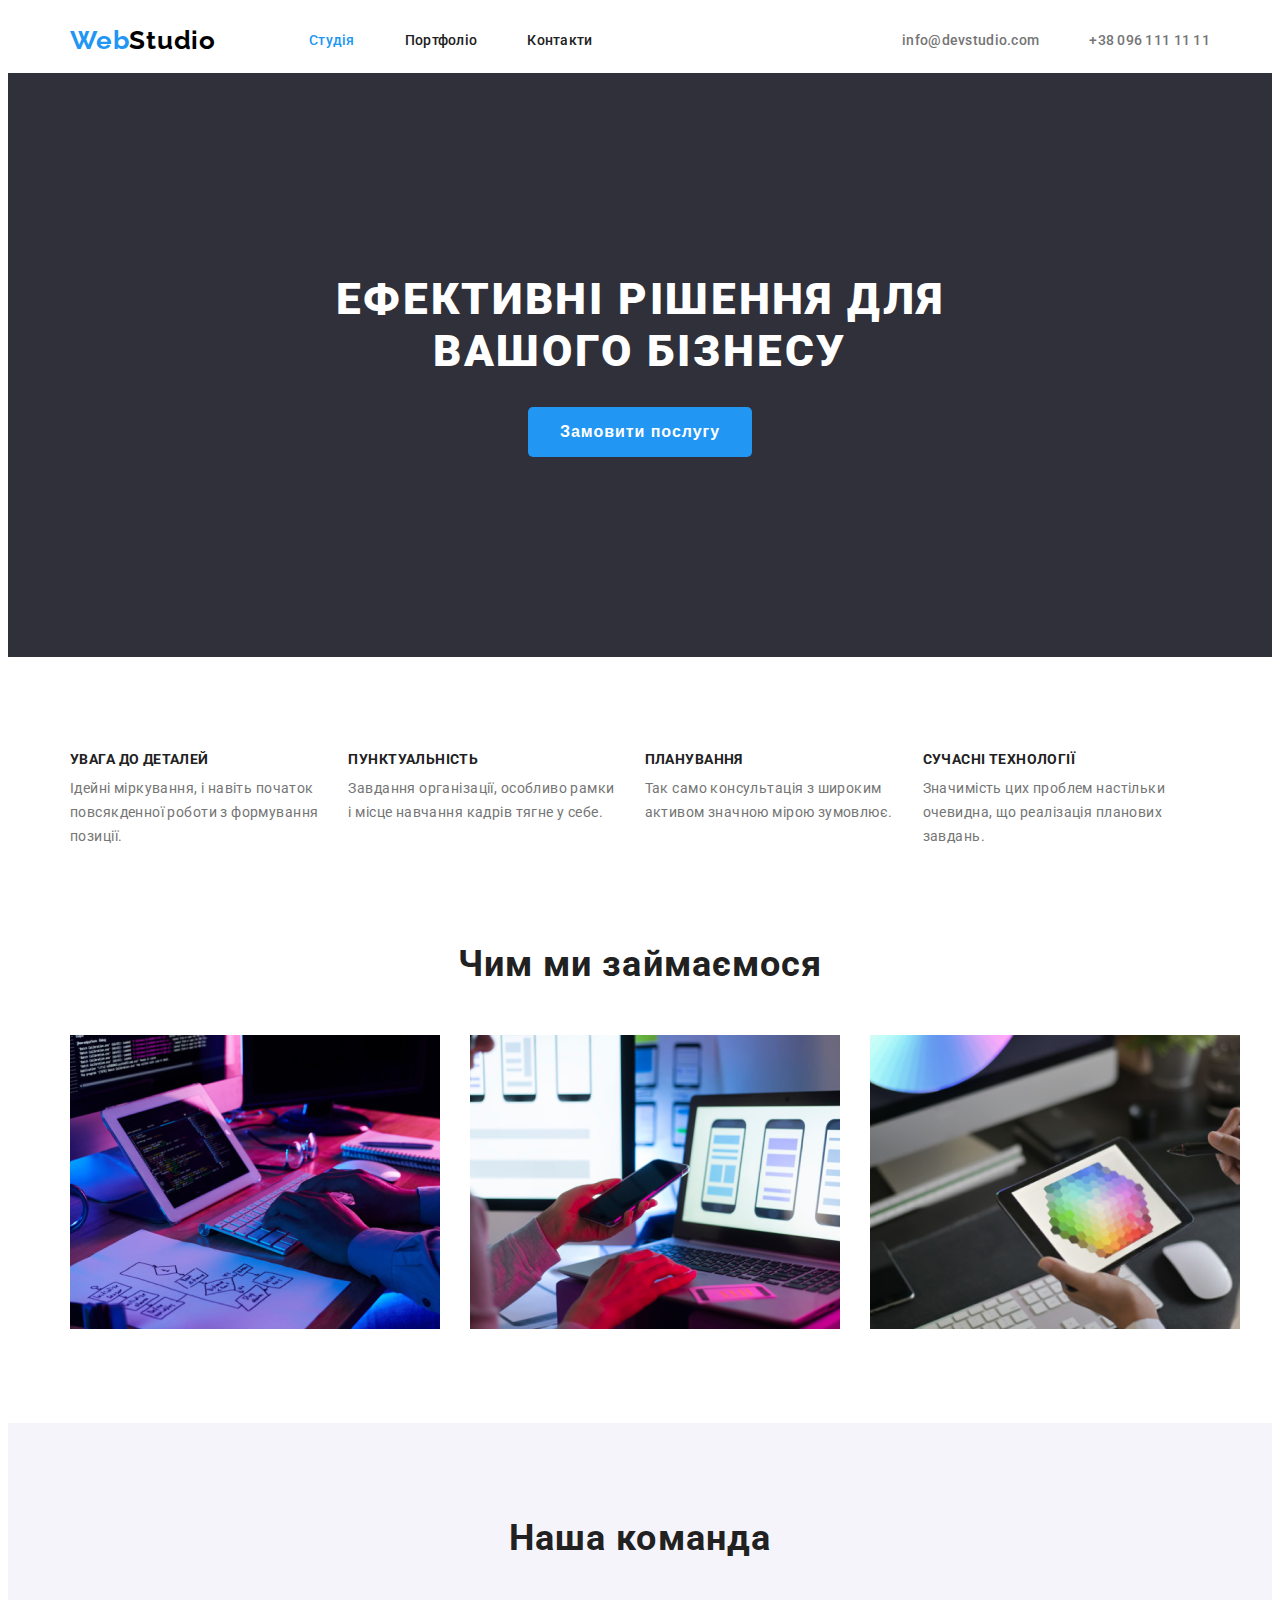
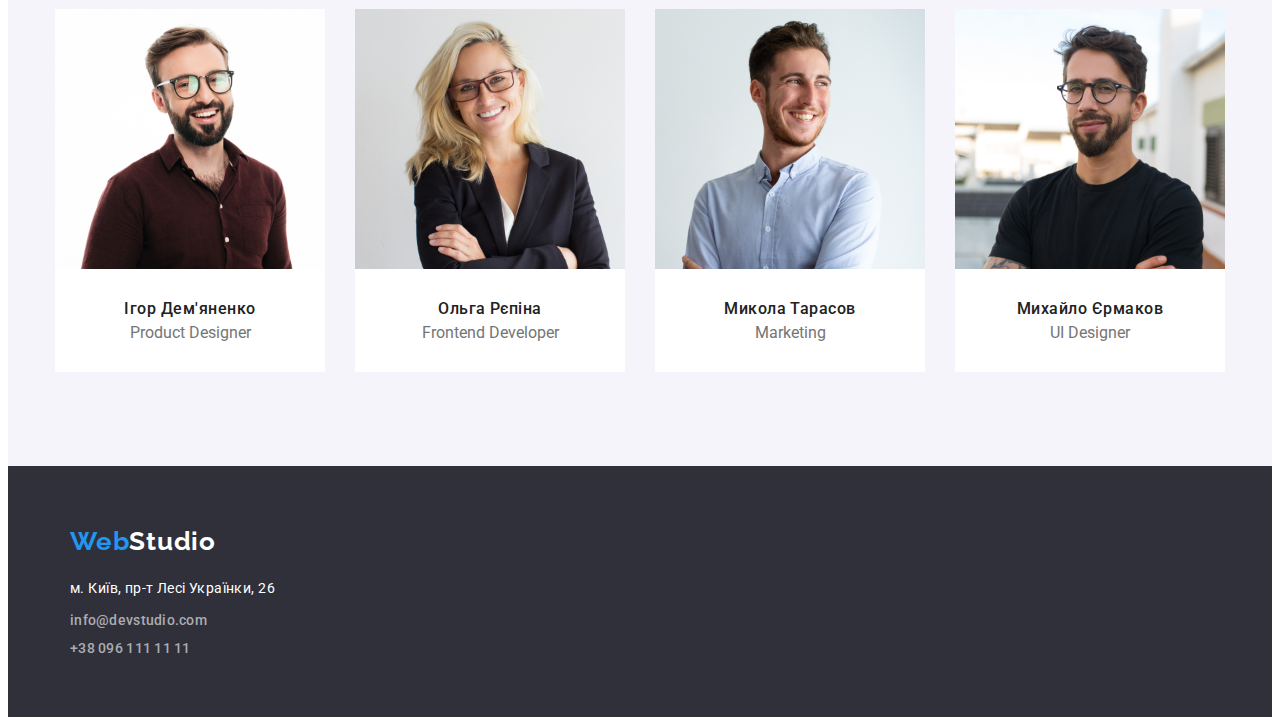
<file: index.html>
<!DOCTYPE html>
<html lang="uk">
<head>
    <meta charset="UTF-8">
    <meta http-equiv="X-UA-Compatible" content="IE=edge">
    <meta name="viewport" content="width=device-width, initial-scale=1.0">
    <link rel="stylesheet" href="https://cdnjs.cloudflare.com/ajax/libs/modern-normalize/1.1.0/modern-normalize.min.css"
        integrity="sha512-wpPYUAdjBVSE4KJnH1VR1HeZfpl1ub8YT/NKx4PuQ5NmX2tKuGu6U/JRp5y+Y8XG2tV+wKQpNHVUX03MfMFn9Q=="
        crossorigin="anonymous" referrerpolicy="no-referrer" />
    <link rel="stylesheet" href="./style/style.css">
    <link rel="preconnect" href="https://fonts.googleapis.com">
    <link rel="preconnect" href="https://fonts.gstatic.com" crossorigin>
    <link href="https://fonts.googleapis.com/css2?family=Raleway:wght@700&family=Roboto:wght@400;500;700;900&display=swap"
        rel="stylesheet">
    <title>WebStudio</title>
</head>
<body class="body">
    <header class="header">
        <div class="container header-container">
        <!--Navigation-->
        
    <a href="" class="header-logo"><span class="header-logo-web">Web</span>Studio</a>
    <nav class="header-navigation">

    <ul class="header-nav">
        <li><a href="" class="header-nav-li-ac header-nav-li">Студія</a></li> 
        <li><a href="./portfolio.html"  class="header-nav-li">Портфоліо</a></li>
        <li><a href="" class="header-nav-li">Контакти</a></li>
    </ul>

      </nav>

    <ul class="header-nav-contact header-nav">
      <li class=""><a href="mailto:info@devstudio.com" class="header-nav-contact">info@devstudio.com</a></li>
      <li class=""><a href="tel:+380961111111" class="header-nav-contact">+38 096 111 11 11</a></li>
    </ul>
    </div>
    </header>
    <main>
  <!--Hero baner-->
    
        <section class="hero">
            <div class="hero-baner container">
            <h1 class="hero-h1">Ефективні рішення для<br> вашого бізнесу</h1>
            <button type="button" class="button">Замовити послугу</button>
            </div>
        </section>
    
  <!--List-->
    
        <section class="section">
            <div class="container list-con-div">
            <h2 class="title-none">Підхід до роботи</h2>
       <ul class="list list-con-div">
        <li class="list-li">
            <h3 class="list-title">УВАГА ДО ДЕТАЛЕЙ</h3>
            <p class="list-title-p">
        Ідейні міркування, і навіть початок<br> повсякденної роботи з формування<br> позиції.
            </p>
        </li>

        <li class="list-li">
            <h3 class="list-title">ПУНКТУАЛЬНІСТЬ</h3>
            <p class="list-title-p">
        Завдання організації, особливо рамки<br> і місце навчання кадрів тягне у себе.
            </p>
        </li>

        <li class="list-li">
            <h3 class="list-title">ПЛАНУВАННЯ</h3>
            <p class="list-title-p">
        Так само консультація з широким<br> активом значною мірою зумовлює.
            </p>
        </li>

        <li class="list-li">
            <h3 class="list-title">СУЧАСНІ ТЕХНОЛОГІЇ</h3>
            <p class="list-title-p">
        Значимість цих проблем настільки<br> очевидна, що реалізація планових<br> завдань.
            </p>
        </li>
       </ul> 
       </div>
       </section>
    
  <!--Work-->
   
    <section class="work section-work">
      <div class="container">
        <h2 class="work-title">Чим ми займаємося</h2>
        <ul class="work-list">
            <li><img src="./img/box-1.png" alt="" width="370px" height="294px"></li>
            <li><img src="./img/box-2.png" alt="" width="370px" height="294px"></li>
            <li><img src="./img/box-3.png" alt="" width="370px" height="294px"></li>
        </ul>
      </div>
    </section>
   
  <!--team-->
   
     <section class="team section">
      <div class="container">
        <h2 class="team-title">Наша команда</h2>
          <ul class="team-list team-con-ul">
          <li class="team-list-li">
             <div class="team-con"> 
            <img src="./img/img.jpg" alt="" width="270" class="team-img">
              <div class="team-con-text">
            <h3 class="taem-list-title">Ігор Дем'яненко</h3>
            <p class="taem-list-p work-text">Product Designer</p>
            </div>
            </div>
          </li>
          <li class="team-list-li">
            <div class="team-con">
            <img src="./img/img-(1).jpg" alt="" width="270">
            <div class="team-con-text">
            <h3 class="taem-list-title">Ольга Рєпіна</h3>
            <p lang="en" class="taem-list-p work-text">Frontend Developer</p>

            </div>
            </div>
          </li>
          <li class="team-list-li">
            <div class="team-con">
            <img src="./img/img-(3).jpg" alt="" width="270">
            <div class="team-con-text">
            <h3 class="taem-list-title">Микола Тарасов</h3>
            <p lang="en" class="taem-list-p work-text">Marketing</p>

            </div>
            </div>
          </li>
          <li class="team-list-li">
            <div class="team-con">
            <img src="./img/img-(2).jpg" alt="" width="270">
            <div class="team-con-text">
            <h3 class="taem-list-title">Михайло Єрмаков</h3>
            <p lang="en" class="taem-list-p work-text">UI Designer</p>
        </div>
        </div>
          </div>
        </li>
      </ul>
     </section>
   
   </main>
<!--Footer-->
    <footer class="footer">
      <div class="foot-con container">
        <a href="" class="footer-logo"><span class="header-logo-web">Web</span>Studio</a>
        <address class="footer-adres">
        <ul class="footer-addres">
            <li class="foot-con-li"><a class="footer-addres-map" href="https://www.google.com/search?q=%D0%BC.+%D0%9A%D0%B8%D1%97%D0%B2%2C+%D0%BF%D1%80-%D1%82+%D0%9B%D0%B5%D1%81%D1%96+%D0%A3%D0%BA%D1%80%D0%B0%D1%97%D0%BD%D0%BA%D0%B8%2C+26&rlz=1C1GCEA_enUA944UA944&oq=%D0%BC.+%D0%9A%D0%B8%D1%97%D0%B2%2C+%D0%BF%D1%80-%D1%82+%D0%9B%D0%B5%D1%81%D1%96+%D0%A3%D0%BA%D1%80%D0%B0%D1%97%D0%BD%D0%BA%D0%B8%2C+26&aqs=chrome..69i57j0i512j0i22i30l2.1827j0j7&sourceid=chrome&ie=UTF-8" rel="noreferrer noopener"  target="_blank">м. Київ, пр-т Лесі Українки, 26</a></li>
            <li class="foot-con-li"><a href="mailto:info@devstudio.com" class="footer-nav-contact">info@devstudio.com</a></li>
            <li class="foot-con-li-tel"><a href="tel:+380961111111" class="footer-nav-contact">+38 096 111 11 11</a></li>
        </ul>
        </address>
      </div>
    </footer>
</body>
</html>
</file>
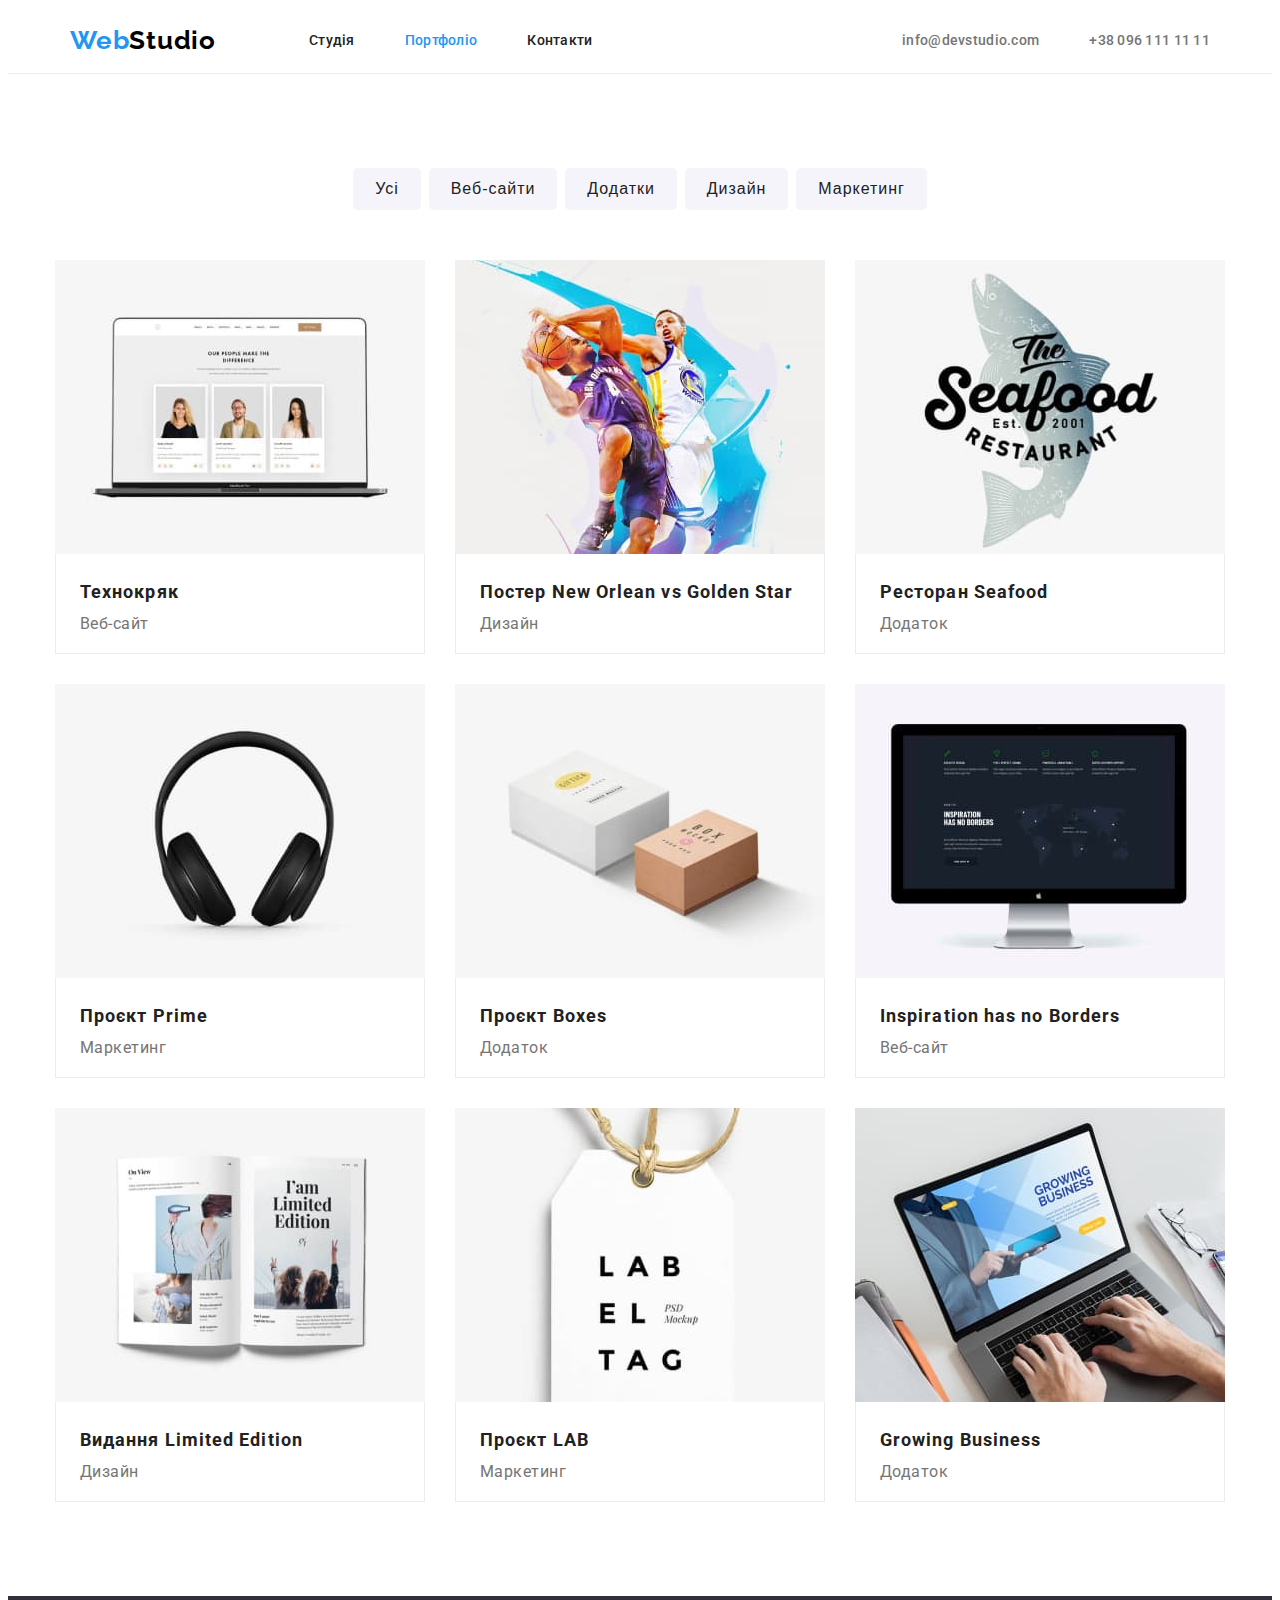
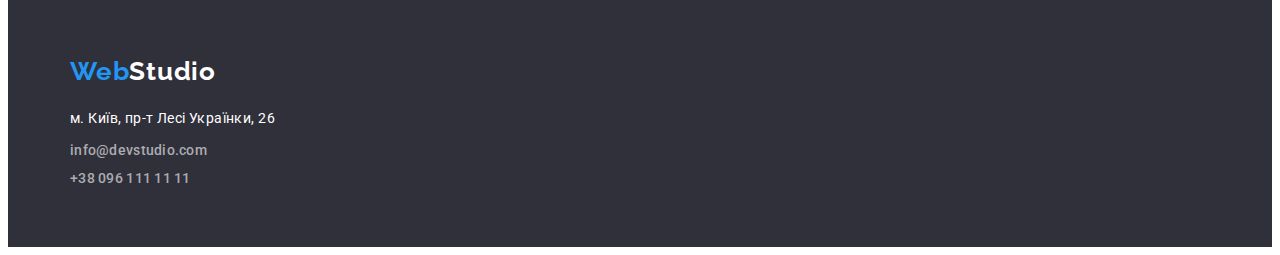
<file: portfolio.html>
<!DOCTYPE html>
<html lang="en">
<head>
    <meta charset="UTF-8">
    <meta http-equiv="X-UA-Compatible" content="IE=edge">
    <meta name="viewport" content="width=device-width, initial-scale=1.0">
    <link rel="stylesheet" href="https://cdnjs.cloudflare.com/ajax/libs/modern-normalize/1.1.0/modern-normalize.min.css"
        integrity="sha512-wpPYUAdjBVSE4KJnH1VR1HeZfpl1ub8YT/NKx4PuQ5NmX2tKuGu6U/JRp5y+Y8XG2tV+wKQpNHVUX03MfMFn9Q=="
        crossorigin="anonymous" referrerpolicy="no-referrer" />
    <link rel="stylesheet" href="./style/style.css">
    <link rel="preconnect" href="https://fonts.googleapis.com">
    <link rel="preconnect" href="https://fonts.gstatic.com" crossorigin>
    <link href="https://fonts.googleapis.com/css2?family=Raleway:wght@700&family=Roboto:wght@400;500;700;900&display=swap"
        rel="stylesheet">
    <title>Document</title>
</head>
<body class="portfolio body">
<header class="header header-container-port">
    <div class="container header-container">
        <!--Navigation-->

        <a href="" class="header-logo"><span class="header-logo-web">Web</span>Studio</a>
        <nav class="header-navigation">

            <ul class="header-nav">
                <li><a href="./index.html" class=" header-nav-li">Студія</a></li>
                <li><a href="./portfolio.html" class="header-nav-li header-nav-li-ac">Портфоліо</a></li>
                <li><a href="" class="header-nav-li">Контакти</a></li>
            </ul>

        </nav>

        <ul class="header-nav-contact header-nav">
            <li class=""><a href="mailto:info@devstudio.com" class="header-nav-contact">info@devstudio.com</a></li>
            <li class=""><a href="tel:+380961111111" class="header-nav-contact">+38 096 111 11 11</a></li>
        </ul>
    </div>
</header>
<!--Main-->
    <main>
      <section class="section">
        <div class="container">
        <h1 class="title-none">Portfolio</h1>
        <ul class="port-con-btn">
            <li><button type="button" class="button-portfolio">Усі</button></li>
            <li><button type="button" class="button-portfolio">Веб-сайти</button></li>
            <li><button type="button" class="button-portfolio">Додатки</button></li>
            <li><button type="button" class="button-portfolio">Дизайн</button></li>
            <li><button type="button" class="button-portfolio">Маркетинг</button></li>
        </ul>
        </div>
<!----------list---------->
        <div class="container-portfolio">
        <ul class="portfolio-list">
            <li class="portfolio-list-li">
                <img alt="" src="./img/partfolio-project1.jpg" winght="370"  height="294px" class="port-list-img">
                  <div class="port-list-text">
                <h3 class="portfolio-list-title">Технокряк</h3>
                <p class="portfolio-list-p">Веб-сайт</p>
                  </div>
            </li>

            <li class="portfolio-list-li">
                <img alt="" src="./img/partfolio-project2.jpg" winght="370" height="294px" class="port-list-img">
                 <div class="port-list-text">
                <h3 class="portfolio-list-title">Постер New Orlean vs Golden Star</h3>
                <p class="portfolio-list-p">Дизайн</p>
                </div>
            </li>

            <li class="portfolio-list-li">
                <img alt="" src="./img/partfolio-project3.jpg" winght="370" height="294px" class="port-list-img">
                 <div class="port-list-text">
                <h3 class="portfolio-list-title">Ресторан Seafood</h3>
                <p class="portfolio-list-p">Додаток</p>
                 </div>
            </li>

            <li class="portfolio-list-li">
                <img alt="" src="./img/partfolio-project4.jpg" winght="370" height="294px" class="port-list-img">
                 <div class="port-list-text">
                <h3 class="portfolio-list-title">Проєкт Prime</h3>
                <p class="portfolio-list-p">Маркетинг</p>
                 </div>
            </li>

            <li class="portfolio-list-li">
                <img alt="" src="./img/partfolio-project5.jpg" winght="370" height="294px" class="port-list-img">
                 <div class="port-list-text">
                <h3 class="portfolio-list-title">Проєкт Boxes</h3>
                <p class="portfolio-list-p">Додаток</p>
                 </div>
            </li>
            <li class="portfolio-list-li">
                <img alt="" src="./img/partfolio-project6.jpg" winght="370" height="294px" class="port-list-img">
                 <div class="port-list-text">
                <h3 class="portfolio-list-title">Inspiration has no Borders</h3>
                <p class="portfolio-list-p">Веб-сайт</p>
                 </div>
            </li>

            <li class="portfolio-list-li">
                <img alt="" src="./img/partfolio-project7.jpg" winght="370" height="294px" class="port-list-img">
                 <div class="port-list-text">
                <h3 class="portfolio-list-title">Видання Limited Edition</h3>
                <p class="portfolio-list-p">Дизайн</p>
                 </div>
            </li>
            
            <li class="portfolio-list-li">
                <img alt="" src="./img/partfolio-project8.jpg" winght="370" height="294px" class="port-list-img">
                 <div class="port-list-text">
                <h3 class="portfolio-list-title">Проєкт LAB</h3>
                <p class="portfolio-list-p">Маркетинг</p>
                 </div>
            </li>

            <li class="portfolio-list-li">
                <img alt="" src="./img/partfolio-project9.jpg" winght="370" height="294px" class="port-list-img">
                 <div class="port-list-text">
                <h3 class="portfolio-list-title">Growing Business</h3>
                <p class="portfolio-list-p">Додаток</p>
                 </div>
            </li>
        
        </ul>
      </div>
    </section>
    </main>
<!--Footer-->
<footer class="footer">
    <div class="foot-con container">
        <a href="" class="footer-logo"><span class="header-logo-web">Web</span>Studio</a>
        <address class="footer-adres">
            <ul class="footer-addres">
                <li class="foot-con-li"><a class="footer-addres-map"
                        href="https://www.google.com/search?q=%D0%BC.+%D0%9A%D0%B8%D1%97%D0%B2%2C+%D0%BF%D1%80-%D1%82+%D0%9B%D0%B5%D1%81%D1%96+%D0%A3%D0%BA%D1%80%D0%B0%D1%97%D0%BD%D0%BA%D0%B8%2C+26&rlz=1C1GCEA_enUA944UA944&oq=%D0%BC.+%D0%9A%D0%B8%D1%97%D0%B2%2C+%D0%BF%D1%80-%D1%82+%D0%9B%D0%B5%D1%81%D1%96+%D0%A3%D0%BA%D1%80%D0%B0%D1%97%D0%BD%D0%BA%D0%B8%2C+26&aqs=chrome..69i57j0i512j0i22i30l2.1827j0j7&sourceid=chrome&ie=UTF-8"
                        rel="noreferrer noopener" target="_blank">м. Київ, пр-т Лесі Українки, 26</a></li>
                <li class="foot-con-li"><a href="mailto:info@devstudio.com"
                        class="footer-nav-contact">info@devstudio.com</a></li>
                <li class="foot-con-li-tel"><a href="tel:+380961111111" class="footer-nav-contact">+38 096 111 11 11</a>
                </li>
            </ul>
        </address>
    </div>
</footer>
</body>
</html>
</file>
<file: style/style.css>
/*
основной цвет: #000000
цвет акцента: #2196F3
вторичный цвет: #757575

*/
:root{
    --accent-color: #2196F3;
    --title-text-color: #000000;
    --title-N2-text-color: #757575;
    --basic-title-color: #ffffff;
    --hero-footer-color: #2F303A;
    --title-N3-text-color: #212121;
    --backroun-color:#F5F4FA;
}

*,
::before,
::after {
    box-sizing: border-box;
}

h1,
h2,
h3,
h4,
h5,
h6,
p {
  margin: 0;
}

ul{
    list-style: none;
    margin: 0;
    padding: 0;
}

address{
    list-style: none;
}

.section{
    padding-top: 94px;
    padding-bottom: 94px;
}

.section-work{
   padding-bottom: 94px;
}

img{
    display: block;
}


/* --------------index.html--------------------*/
.body {
  color: var(--title-text-color);
  font-family: 'Roboto';
  font-style: normal;
  color: var(--title-N3-text-color);
}


/*--------------header-----------*/

.header{
    color: var(--title-text-color);
    
}

.container{
    margin: 0 auto;
    padding-left: 15px;
    padding-right: 15px;
    width: 1170px;
}

.header-container{
    display: flex;
    align-items: center;
   
}


.header-logo{
   font-family: 'Raleway';
   font-style: normal;
   font-weight: 700;
   font-size: 26px;
   line-height: 1.1923;
   letter-spacing: 0.03em;
   text-decoration: none;
   color: var(--title-text-color);
   margin-right: 93px;
}

.header-logo:focus,
.header-logo:hover {
    color: var(--accent-color);
}

.header-logo-web{
    color: var(--accent-color);
}

.header-nav{
    text-decoration: none;
    list-style-type: none;
    display: flex;
    gap: 50px;
     padding-top: 24px;
    padding-bottom: 25px;
}

.header-nav-li{
    font-weight: 500;
    font-size: 14px;
    line-height: 1.1428;
    letter-spacing: 0.02em;
    text-decoration: none;
    list-style-type:none;
    color: var(--title-N3-text-color);
    display: block;
}

.header-nav-li:hover,
.header-nav-li:focus{
    color: var(--accent-color);
}

.header-nav-li-ac{
    color: var(--accent-color);
}

.header-nav-contact{
  color: var(--title-N2-text-color);
  text-decoration: none;
  list-style-type: none;
  font-weight: 500;
  font-size: 14px;
  line-height: 1.1428;
  letter-spacing: 0.02em; 
  gap: 50px;
  margin-left: auto; 
}

.header-nav-contact:focus,
.header-nav-contact:hover{
    color: var(--accent-color);
}


/*-----------Main---------*/

/*------------hero--------*/

.hero{
    color: var(--basic-title-color);
    background-color: var(--hero-footer-color);
    margin-left: auto;
    margin-right: auto;
    padding: 200px 0px;
}

.hero-h1{
    font-weight: 900;
    font-size: 44px;
    line-height: 1,3636;
    align-items: center;
    text-align: center;
    letter-spacing: 0.06em;
    text-transform: uppercase;
}

.button{
    color: var(--basic-title-color);
    background-color: var(--accent-color);
    display: inline-block;
    border: transparent;
    cursor: pointer;
    font-weight: 700;
    font-size: 16px;
    line-height: 1.875;
    display: flex;
    align-items: center;
    text-align: center;
    letter-spacing: 0.06em;
    border-radius: 5px;
    padding: 10px 32px;
    margin-right: auto;
    margin-left: auto;
    margin-top: 30px;
}


/*---------------LIST-----------*/


.list-li{
   
}


.list-con-div{
    display: flex;
    gap: 30px;
}

.list {
   text-decoration: none;
   list-style-type: none;
}

.list-title {
    font-weight: 700;
    font-size: 14px;
    line-height: 1.1428;
    letter-spacing: 0.03em;
    text-transform: uppercase;
    margin-bottom: 10px;
}

.title-none {
    position: absolute;
    width: 1px;
    height: 1px;
    margin: -1px;
    border: 0;
    padding: 0;
    white-space: nowrap;
    clip-path: inset(100%);
    clip: rect(0 0 0 0);
    overflow: hidden;
}

.list-title-p {
    font-size: 14px;
    line-height: 1.7142;
    letter-spacing: 0.03em;
    color: var(--title-N2-text-color);
}


/*----------Work--------*/

.work{
    align-items: center;
    margin-right: auto;
    margin-left:auto;
    justify-content: center;
}


.work-title{
    font-weight: 700;
    font-size: 36px;
    line-height: 1.1666;
    letter-spacing: 0.03em;
    margin-bottom: 50px;
    text-align: center;
}

.work-list{
    text-decoration: none;
    list-style-type: none;
    color: var(--basic-title-color);
    display: flex;
    align-content: center;
    gap: 30px;
}



/*------------team---------*/


.team-con-ul{
    display: flex;
    gap: 30px;
    margin-top: 50px;
}


.team-con{
    width: 270px;
    background-color: var(--basic-title-color);
    
}

.team-con-text{
    gap: 10px;
    padding-top: 30px;
    padding-bottom: 30px;
    
}


.team{
    background-color: var(--backroun-color);
}

.team-title{
    font-weight: 700;
    font-size: 36px;
    line-height: 1.1666;
    text-align: center;
    letter-spacing: 0.03em;
    
}

.team-list{
    text-decoration: none;
    list-style-type: none;
    justify-content: center;
}


.taem-list-title {
    font-weight: 500;
    font-size: 16px;
    line-height: 19px;
    text-align: center;
    letter-spacing: 0.03em;
    margin-bottom: 5px;
}


.team-list-p {
    font-size: 16px;
    line-height: 1.1875;
    text-align: center;
    letter-spacing: 0.03em;
    color: var(--title-N2-text-color);
    
}

.work-text{
    text-align: center;
    color: var(--title-N2-text-color);
}


.team-img{
    display: block;
}

/*-----------------footer-------------*/

.foot-con{
    width: 1170px;

}

.footer{
    background-color: var(--hero-footer-color);
    padding: 60px 0px;
}

.footer-addres{
    text-decoration: none;
    list-style-type: none;
}

.footer-addres-map{
    font-weight: 400;
    font-size: 14px;
    line-height: 1.7142;
    letter-spacing: 0.03em;
    text-decoration: none;
    color: var(--basic-title-color);
    font-style: normal;
}


.footer-addres-map:hover,
.footer-addres-map:focus{
    color: var(--accent-color);
}

.footer-nav-contact {
    color: #ACACB0;
    text-decoration: none;
    list-style-type: none;
    font-weight: 500;
    font-size: 14px;
    line-height: 1.1428;
    letter-spacing: 0.02em;
    font-style: normal;
    
}

.footer-nav-contact:focus,
.footer-nav-contact:hover {
    color: var(--accent-color);
}

.footer-logo{
    color: var(--basic-title-color);
    font-family: 'Raleway';
    font-weight: 700;
    font-size: 26px;
    line-height: 1.1923;
    letter-spacing: 0.03em;
    text-decoration: none;
    margin-bottom: 20px;
}

.footer-logo:focus,
.footer-logo:hover {
    color: var(--accent-color);
}

.footer-adres{
    margin-top: 20px;
}

.foot-con-li{
    margin-bottom: 9px;
}

/*-----------------------------------*/
/*----------partfolio.html-----------*/
/*-----------------------------------*/


.header-container-port{
    border-bottom: 1px solid #ECECEC;
}


.title-none {
    display: none;
}

.portfolio-list{
    text-decoration: none;
    list-style-type: none;
}

.port-con-btn{
    gap: 8px;
    display: flex;
    flex-wrap: wrap;
    justify-content: center;
    padding-bottom: 50px;
}

.port-ul-text{
    margin: auto;
}

/*--------------buttons-----------------*/
.button-portfolio{
    
    color: var(--title-N3-text-color);
    background-color: var(--backroun-color);
    display: inline-block;
    border: transparent;
    cursor: pointer;
    font-weight: 500;
    font-size: 16px;
    line-height: 1.875;
    display: flex;
    align-items: center;
    text-align: center;
    letter-spacing: 0.06em;
    border-radius: 5px;
    margin-right: auto;
    margin-left: auto;
    padding: 6px 22px;

}

.button-portfolio:hover,
.button-portfolio:focus{
    filter: drop-shadow(0px 0px 4px #757575);
    color: var(--basic-title-color);
    background-color: var(--accent-color);
}

.portfolio{
    background-color: var(--basic-title-color);
}
/*-------------------------list-----------------*/

.portfolio-list-title{
    font-weight: 700;
    font-size: 18px;
    line-height: 2;
    letter-spacing: 0.06em;
    margin-bottom: 4px;
}

.portfolio-list-p{
    line-height: 1.1875;
    letter-spacing: 0.03em;
    color: var(--title-N2-text-color);
}


.portfolio-list{
    display: flex;
    flex-wrap: wrap;
    justify-content: center;
    gap: 30px;
}


.portfolio-list > .port-thumb{
    flex-basis:calc(100% / 3) ;
}

.port-list-text{
    padding: 20px 24px;
    border-bottom:1px solid #ECECEC;
    border-left: 1px solid #ECECEC;
    border-right: 1px solid #ECECEC;
}

.portfolio-list-li{
}

.container-portfolio{
    padding-left: 0;
    padding-right: 0;
}


.footer-port{
    background-color: var(--hero-footer-color);
}

.port-list-img{
    display: block;
}

.header-container-port{
    border-bottom: 1px solid #ECECEC;
}
</file>
